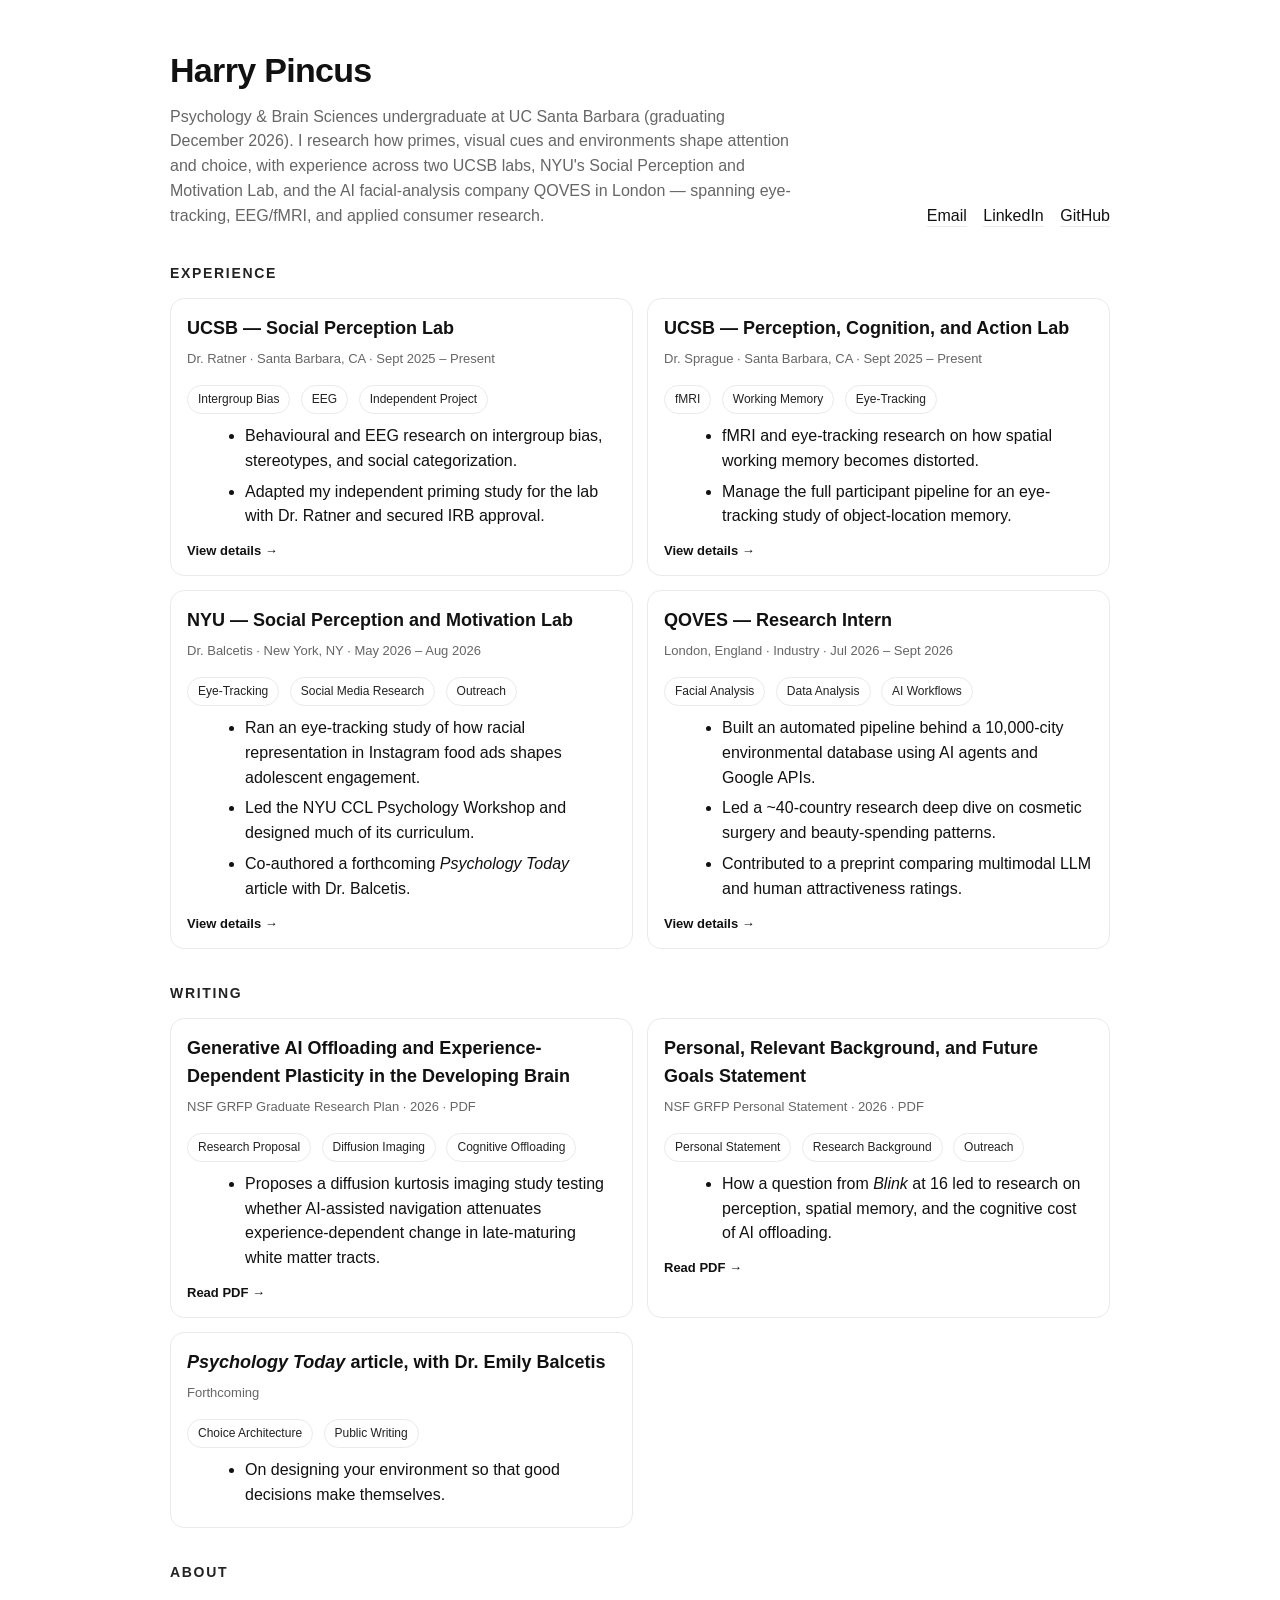
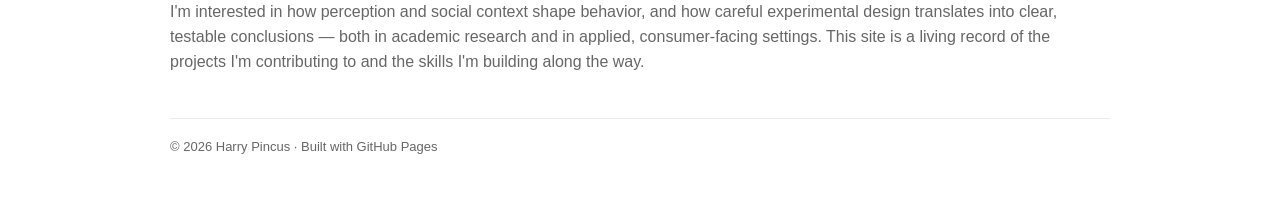
<file: index.html>
<!doctype html>
<html lang="en">
<head>
  <meta charset="utf-8" />
  <meta name="viewport" content="width=device-width,initial-scale=1" />
  <title>Harry Pincus | Research</title>
  <meta name="description" content="Research and projects by Harry Pincus — UCSB Psychology & Brain Sciences." />
  <link rel="stylesheet" href="styles.css" />
</head>

<body>
  <div class="wrap">
    <header>
      <div>
        <h1>Harry Pincus</h1>
        <div class="subtitle">
          Psychology & Brain Sciences undergraduate at UC Santa Barbara (graduating December 2026). I research how primes, visual cues and environments shape attention and choice, with experience across two UCSB labs, NYU's Social Perception and Motivation Lab, and the AI facial-analysis company QOVES in London — spanning eye-tracking, EEG/fMRI, and applied consumer research.
        </div>
      </div>
      <div class="links">
        <a href="mailto:harrypincus@icloud.com">Email</a>
        <a href="https://www.linkedin.com/in/harry-pincus-45babb238/">LinkedIn</a>
        <a href="https://github.com/harrypincus">GitHub</a>
      </div>
    </header>

    <section>
      <h2>Experience</h2>

      <div class="grid">

        <a class="card" href="projects/ratner-lab.html">
          <h3>UCSB — Social Perception Lab</h3>
          <div class="meta">Dr. Ratner · Santa Barbara, CA · Sept 2025 – Present</div>
          <div class="pills">
            <span class="pill">Intergroup Bias</span>
            <span class="pill">EEG</span>
            <span class="pill">Independent Project</span>
          </div>
          <ul>
            <li>Behavioural and EEG research on intergroup bias, stereotypes, and social categorization.</li>
            <li>Adapted my independent priming study for the lab with Dr. Ratner and secured IRB approval.</li>
          </ul>
          <div class="view-more">View details →</div>
        </a>

        <a class="card" href="projects/sprague-lab.html">
          <h3>UCSB — Perception, Cognition, and Action Lab</h3>
          <div class="meta">Dr. Sprague · Santa Barbara, CA · Sept 2025 – Present</div>
          <div class="pills">
            <span class="pill">fMRI</span>
            <span class="pill">Working Memory</span>
            <span class="pill">Eye-Tracking</span>
          </div>
          <ul>
            <li>fMRI and eye-tracking research on how spatial working memory becomes distorted.</li>
            <li>Manage the full participant pipeline for an eye-tracking study of object-location memory.</li>
          </ul>
          <div class="view-more">View details →</div>
        </a>

        <a class="card" href="projects/nyu-balcetis-lab.html">
          <h3>NYU — Social Perception and Motivation Lab</h3>
          <div class="meta">Dr. Balcetis · New York, NY · May 2026 – Aug 2026</div>
          <div class="pills">
            <span class="pill">Eye-Tracking</span>
            <span class="pill">Social Media Research</span>
            <span class="pill">Outreach</span>
          </div>
          <ul>
            <li>Ran an eye-tracking study of how racial representation in Instagram food ads shapes adolescent engagement.</li>
            <li>Led the NYU CCL Psychology Workshop and designed much of its curriculum.</li>
            <li>Co-authored a forthcoming <em>Psychology Today</em> article with Dr. Balcetis.</li>
          </ul>
          <div class="view-more">View details →</div>
        </a>

        <a class="card" href="projects/qoves.html">
          <h3>QOVES — Research Intern</h3>
          <div class="meta">London, England · Industry · Jul 2026 – Sept 2026</div>
          <div class="pills">
            <span class="pill">Facial Analysis</span>
            <span class="pill">Data Analysis</span>
            <span class="pill">AI Workflows</span>
          </div>
          <ul>
            <li>Built an automated pipeline behind a 10,000-city environmental database using AI agents and Google APIs.</li>
            <li>Led a ~40-country research deep dive on cosmetic surgery and beauty-spending patterns.</li>
            <li>Contributed to a preprint comparing multimodal LLM and human attractiveness ratings.</li>
          </ul>
          <div class="view-more">View details →</div>
        </a>

      </div>
    </section>

    <section>
      <h2>Writing</h2>

      <div class="grid">

        <a class="card" href="writing/Pincus_NSF_GRFP_Research_Proposal.pdf" target="_blank" rel="noopener">
          <h3>Generative AI Offloading and Experience-Dependent Plasticity in the Developing Brain</h3>
          <div class="meta">NSF GRFP Graduate Research Plan · 2026 · PDF</div>
          <div class="pills">
            <span class="pill">Research Proposal</span>
            <span class="pill">Diffusion Imaging</span>
            <span class="pill">Cognitive Offloading</span>
          </div>
          <ul>
            <li>Proposes a diffusion kurtosis imaging study testing whether AI-assisted navigation attenuates experience-dependent change in late-maturing white matter tracts.</li>
          </ul>
          <div class="view-more">Read PDF →</div>
        </a>

        <a class="card" href="writing/Pincus_NSF_GRFP_Personal_Statement.pdf" target="_blank" rel="noopener">
          <h3>Personal, Relevant Background, and Future Goals Statement</h3>
          <div class="meta">NSF GRFP Personal Statement · 2026 · PDF</div>
          <div class="pills">
            <span class="pill">Personal Statement</span>
            <span class="pill">Research Background</span>
            <span class="pill">Outreach</span>
          </div>
          <ul>
            <li>How a question from <em>Blink</em> at 16 led to research on perception, spatial memory, and the cognitive cost of AI offloading.</li>
          </ul>
          <div class="view-more">Read PDF →</div>
        </a>

        <div class="card">
          <h3><em>Psychology Today</em> article, with Dr. Emily Balcetis</h3>
          <div class="meta">Forthcoming</div>
          <div class="pills">
            <span class="pill">Choice Architecture</span>
            <span class="pill">Public Writing</span>
          </div>
          <ul>
            <li>On designing your environment so that good decisions make themselves.</li>
          </ul>
        </div>

      </div>
    </section>

    <section>
      <h2>About</h2>
      <p class="muted">
        I'm interested in how perception and social context shape behavior, and how careful experimental design
        translates into clear, testable conclusions — both in academic research and in applied, consumer-facing
        settings. This site is a living record of the projects I'm contributing to and the skills I'm building
        along the way.
      </p>
    </section>

    <footer>
      © <span id="y"></span> Harry Pincus · Built with GitHub Pages
    </footer>
  </div>

  <script>
    document.getElementById("y").textContent = new Date().getFullYear();
  </script>
</body>
</html>
</file>
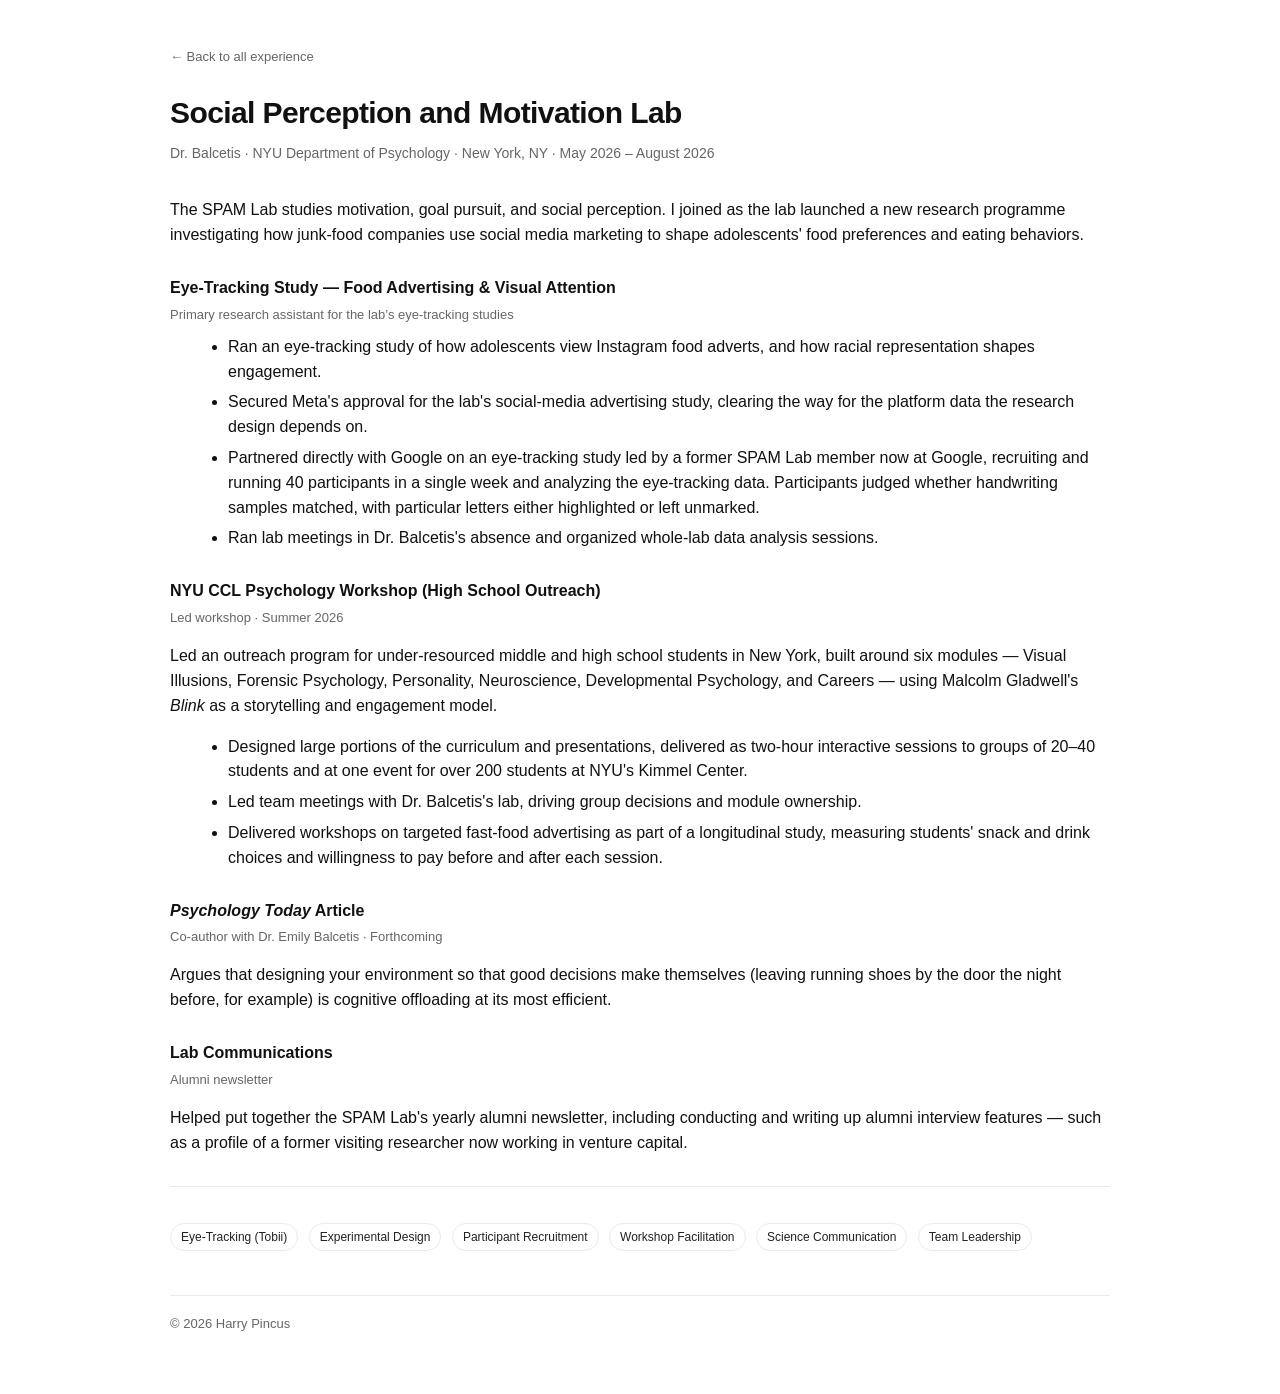
<file: projects/nyu-balcetis-lab.html>
<!doctype html>
<html lang="en">
<head>
  <meta charset="utf-8" />
  <meta name="viewport" content="width=device-width,initial-scale=1" />
  <title>NYU SPAM Lab — Harry Pincus</title>
  <meta name="description" content="Research assistant work at the Social Perception and Motivation Lab, NYU, under Dr. Balcetis." />
  <link rel="stylesheet" href="../styles.css" />
</head>
<body>
  <div class="wrap">
    <a class="back-link" href="../index.html">← Back to all experience</a>

    <div class="role-header">
      <h1>Social Perception and Motivation Lab</h1>
      <div class="meta">Dr. Balcetis · NYU Department of Psychology · New York, NY · May 2026 – August 2026</div>
    </div>

    <section>
      <p>
        The SPAM Lab studies motivation, goal pursuit, and social perception. I joined as the lab launched a new
        research programme investigating how junk-food companies use social media marketing to shape adolescents'
        food preferences and eating behaviors.
      </p>

      <div class="subsection">
        <h3>Eye-Tracking Study — Food Advertising &amp; Visual Attention</h3>
        <div class="sub-meta">Primary research assistant for the lab’s eye-tracking studies</div>
        <ul>
          <li>Ran an eye-tracking study of how adolescents view Instagram food adverts, and how racial representation shapes engagement.</li>
          <li>Secured Meta's approval for the lab's social-media advertising study, clearing the way for the platform data the research design depends on.</li>
          <li>Partnered directly with Google on an eye-tracking study led by a former SPAM Lab member now at Google, recruiting and running 40 participants in a single week and analyzing the eye-tracking data. Participants judged whether handwriting samples matched, with particular letters either highlighted or left unmarked.</li>
          <li>Ran lab meetings in Dr. Balcetis's absence and organized whole-lab data analysis sessions.</li>
        </ul>
      </div>

      <div class="subsection">
        <h3>NYU CCL Psychology Workshop (High School Outreach)</h3>
        <div class="sub-meta">Led workshop · Summer 2026</div>
        <p>
          Led an outreach program for under-resourced middle and high school students in New York, built around six
          modules — Visual Illusions, Forensic Psychology, Personality, Neuroscience, Developmental Psychology, and
          Careers — using Malcolm Gladwell's <em>Blink</em> as a storytelling and engagement model.
        </p>
        <ul>
          <li>Designed large portions of the curriculum and presentations, delivered as two-hour interactive sessions to groups of 20–40 students and at one event for over 200 students at NYU's Kimmel Center.</li>
          <li>Led team meetings with Dr. Balcetis's lab, driving group decisions and module ownership.</li>
          <li>Delivered workshops on targeted fast-food advertising as part of a longitudinal study, measuring students' snack and drink choices and willingness to pay before and after each session.</li>
        </ul>
      </div>

      <div class="subsection">
        <h3><em>Psychology Today</em> Article</h3>
        <div class="sub-meta">Co-author with Dr. Emily Balcetis · Forthcoming</div>
        <p>
          Argues that designing your environment so that good decisions make themselves (leaving running shoes by the
          door the night before, for example) is cognitive offloading at its most efficient.
        </p>
      </div>

      <div class="subsection">
        <h3>Lab Communications</h3>
        <div class="sub-meta">Alumni newsletter</div>
        <p>
          Helped put together the SPAM Lab's yearly alumni newsletter, including conducting and writing up alumni
          interview features — such as a profile of a former visiting researcher now working in venture capital.
        </p>
      </div>

      <hr class="divider" />

      <div class="tag-row">
        <span class="pill">Eye-Tracking (Tobii)</span>
        <span class="pill">Experimental Design</span>
        <span class="pill">Participant Recruitment</span>
        <span class="pill">Workshop Facilitation</span>
        <span class="pill">Science Communication</span>
        <span class="pill">Team Leadership</span>
      </div>
    </section>

    <footer>
      © <span id="y"></span> Harry Pincus
    </footer>
  </div>
  <script>document.getElementById("y").textContent = new Date().getFullYear();</script>
</body>
</html>
</file>
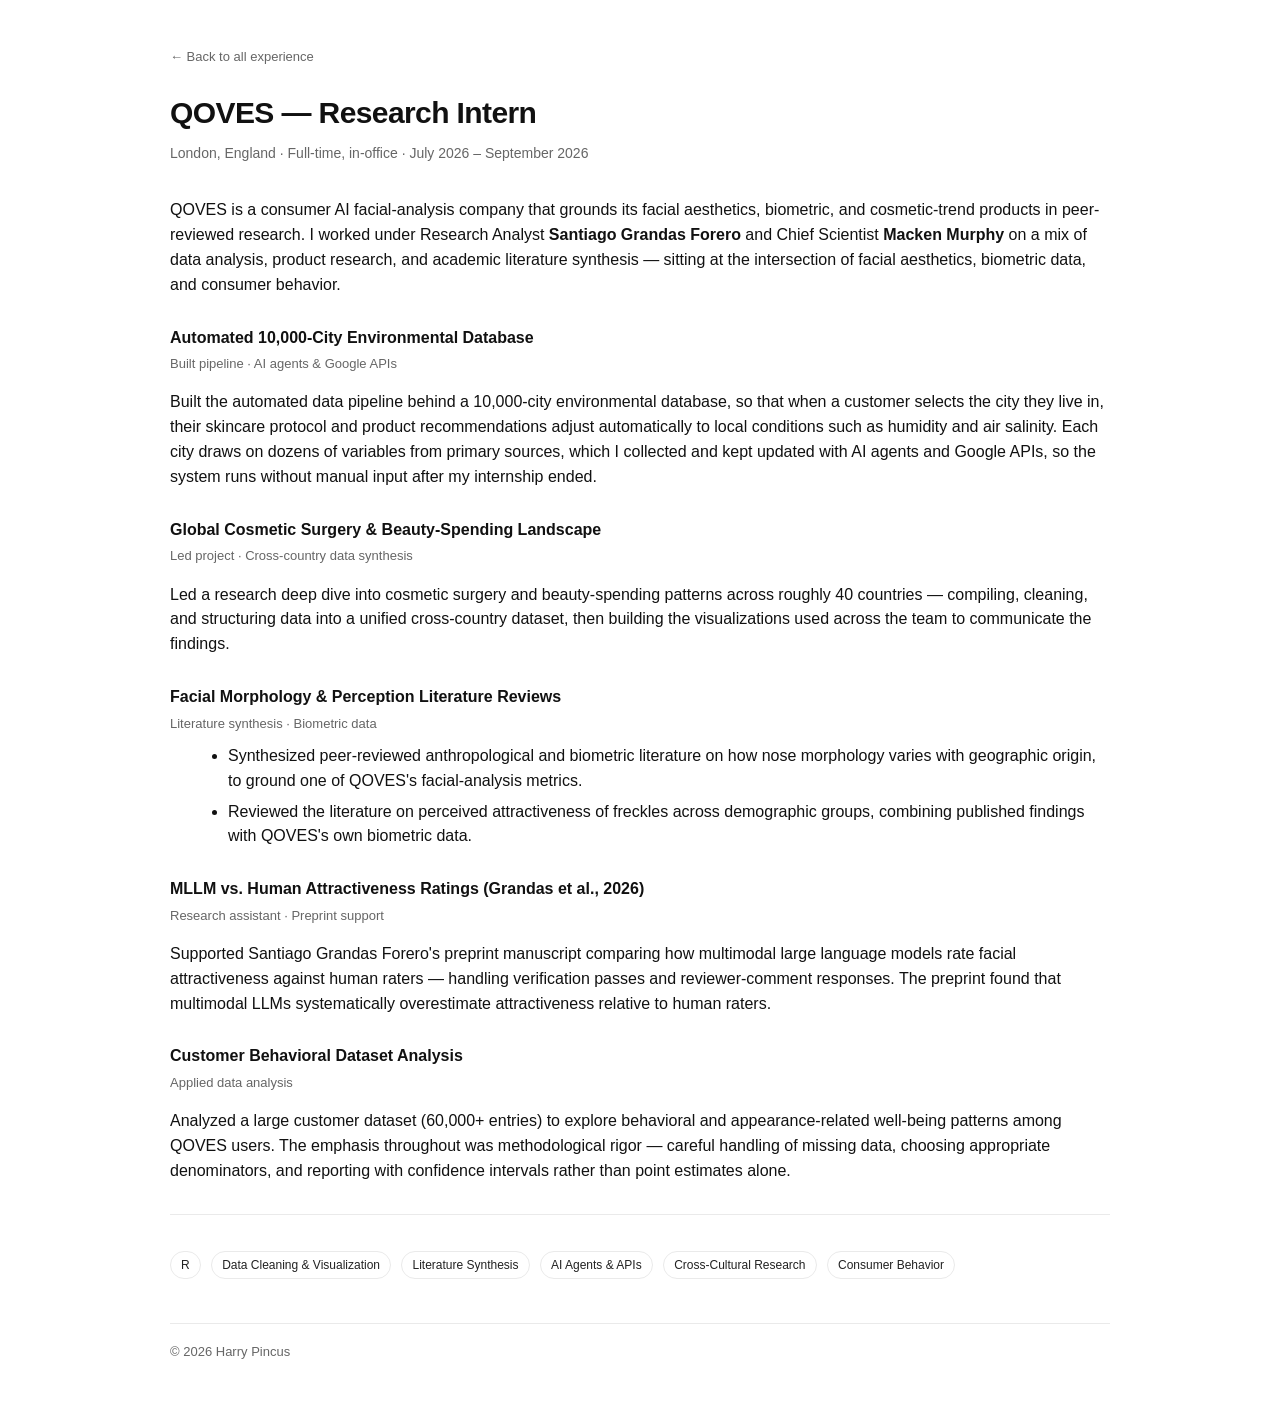
<file: projects/qoves.html>
<!doctype html>
<html lang="en">
<head>
  <meta charset="utf-8" />
  <meta name="viewport" content="width=device-width,initial-scale=1" />
  <title>QOVES — Harry Pincus</title>
  <meta name="description" content="Research internship at QOVES, a consumer AI facial-analysis company in London." />
  <link rel="stylesheet" href="../styles.css" />
</head>
<body>
  <div class="wrap">
    <a class="back-link" href="../index.html">← Back to all experience</a>

    <div class="role-header">
      <h1>QOVES — Research Intern</h1>
      <div class="meta">London, England · Full-time, in-office · July 2026 – September 2026</div>
    </div>

    <section>
      <p>
        QOVES is a consumer AI facial-analysis company that grounds its facial aesthetics, biometric, and
        cosmetic-trend products in peer-reviewed research. I worked under Research Analyst
        <strong>Santiago Grandas Forero</strong> and Chief Scientist <strong>Macken Murphy</strong> on a mix of
        data analysis, product research, and academic literature synthesis — sitting at the intersection of
        facial aesthetics, biometric data, and consumer behavior.
      </p>

      <div class="subsection">
        <h3>Automated 10,000-City Environmental Database</h3>
        <div class="sub-meta">Built pipeline · AI agents &amp; Google APIs</div>
        <p>
          Built the automated data pipeline behind a 10,000-city environmental database, so that when a customer
          selects the city they live in, their skincare protocol and product recommendations adjust automatically to
          local conditions such as humidity and air salinity. Each city draws on dozens of variables from primary
          sources, which I collected and kept updated with AI agents and Google APIs, so the system runs without
          manual input after my internship ended.
        </p>
      </div>

      <div class="subsection">
        <h3>Global Cosmetic Surgery &amp; Beauty-Spending Landscape</h3>
        <div class="sub-meta">Led project · Cross-country data synthesis</div>
        <p>
          Led a research deep dive into cosmetic surgery and beauty-spending patterns across roughly 40 countries —
          compiling, cleaning, and structuring data into a unified cross-country dataset, then building the
          visualizations used across the team to communicate the findings.
        </p>
      </div>

      <div class="subsection">
        <h3>Facial Morphology &amp; Perception Literature Reviews</h3>
        <div class="sub-meta">Literature synthesis · Biometric data</div>
        <ul>
          <li>Synthesized peer-reviewed anthropological and biometric literature on how nose morphology varies with geographic origin, to ground one of QOVES's facial-analysis metrics.</li>
          <li>Reviewed the literature on perceived attractiveness of freckles across demographic groups, combining published findings with QOVES's own biometric data.</li>
        </ul>
      </div>

      <div class="subsection">
        <h3>MLLM vs. Human Attractiveness Ratings (Grandas et al., 2026)</h3>
        <div class="sub-meta">Research assistant · Preprint support</div>
        <p>
          Supported Santiago Grandas Forero's preprint manuscript comparing how multimodal large language models
          rate facial attractiveness against human raters — handling verification passes and reviewer-comment
          responses. The preprint found that multimodal LLMs systematically overestimate attractiveness relative to human raters.
        </p>
      </div>

      <div class="subsection">
        <h3>Customer Behavioral Dataset Analysis</h3>
        <div class="sub-meta">Applied data analysis</div>
        <p>
          Analyzed a large customer dataset (60,000+ entries) to explore behavioral and appearance-related
          well-being patterns among QOVES users. The emphasis throughout was methodological rigor — careful
          handling of missing data, choosing appropriate denominators, and reporting with confidence intervals
          rather than point estimates alone.
        </p>
      </div>

      <hr class="divider" />

      <div class="tag-row">
        <span class="pill">R</span>
        <span class="pill">Data Cleaning &amp; Visualization</span>
        <span class="pill">Literature Synthesis</span>
        <span class="pill">AI Agents &amp; APIs</span>
        <span class="pill">Cross-Cultural Research</span>
        <span class="pill">Consumer Behavior</span>
      </div>
    </section>

    <footer>
      © <span id="y"></span> Harry Pincus
    </footer>
  </div>
  <script>document.getElementById("y").textContent = new Date().getFullYear();</script>
</body>
</html>
</file>
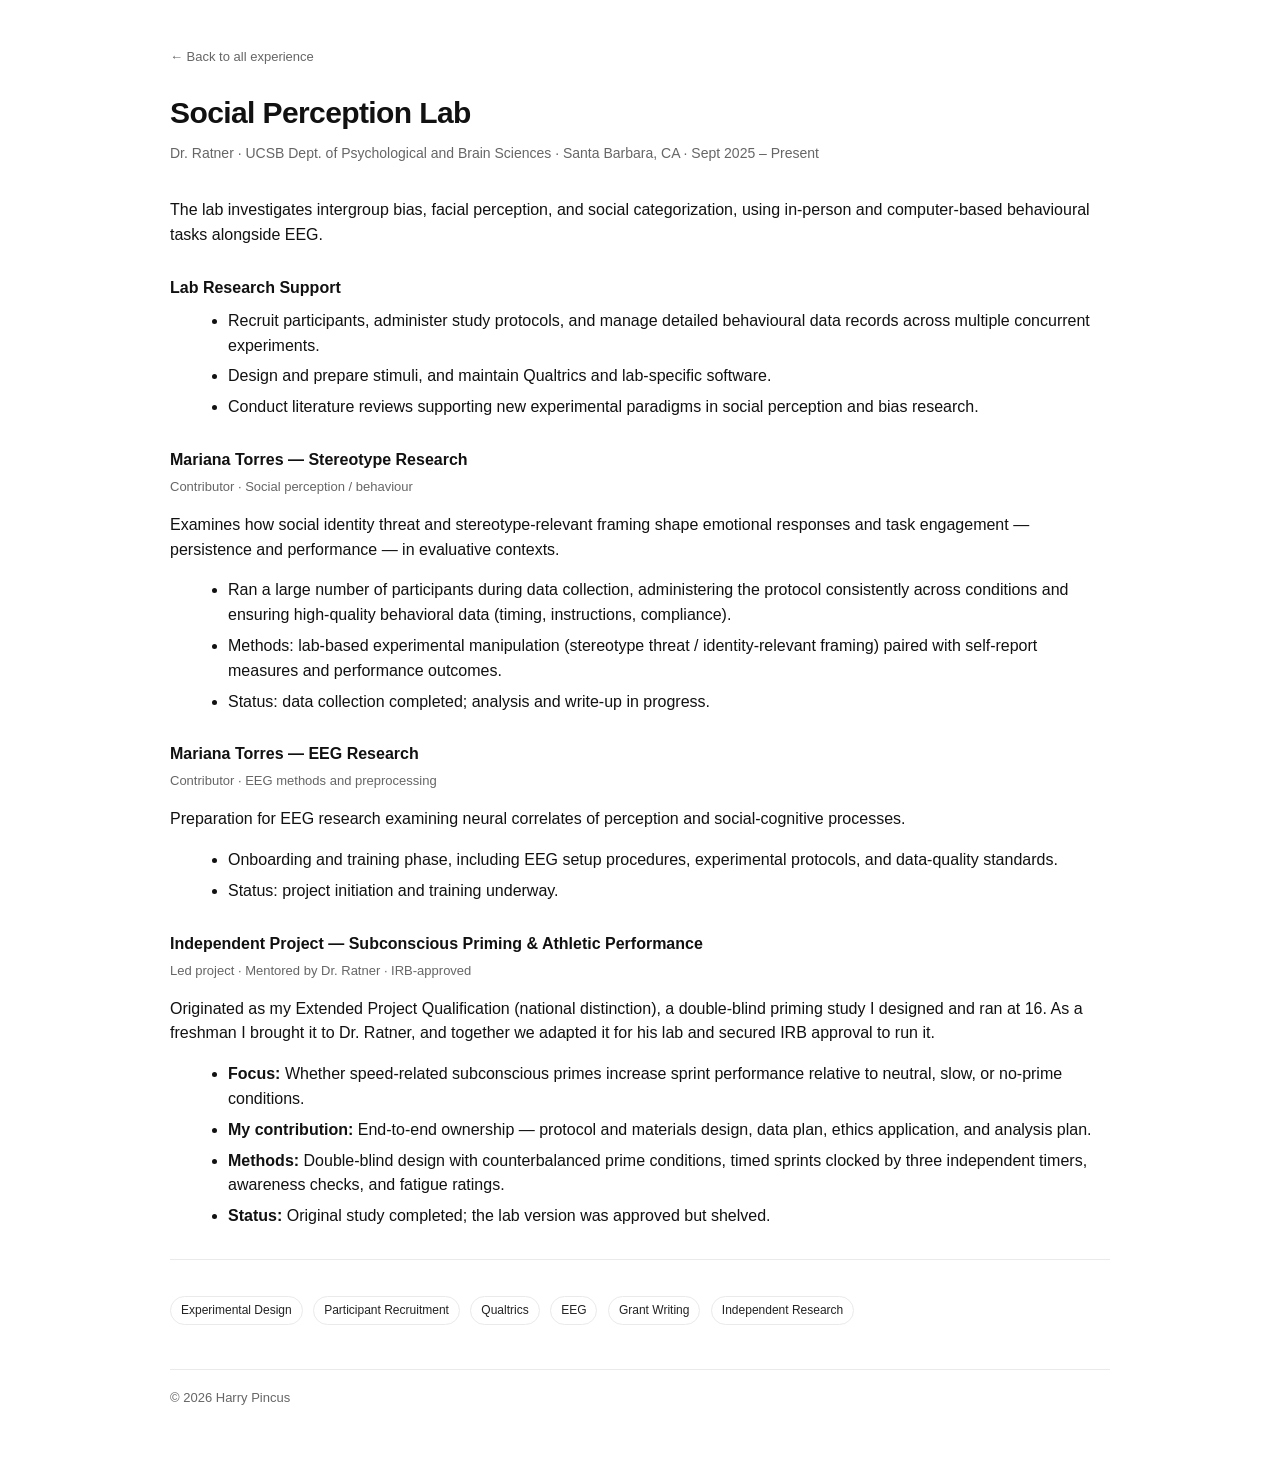
<file: projects/ratner-lab.html>
<!doctype html>
<html lang="en">
<head>
  <meta charset="utf-8" />
  <meta name="viewport" content="width=device-width,initial-scale=1" />
  <title>Social Perception Lab (Ratner) — Harry Pincus</title>
  <meta name="description" content="Research assistant work at the Social Perception Lab, UCSB, under Dr. Ratner." />
  <link rel="stylesheet" href="../styles.css" />
</head>
<body>
  <div class="wrap">
    <a class="back-link" href="../index.html">← Back to all experience</a>

    <div class="role-header">
      <h1>Social Perception Lab</h1>
      <div class="meta">Dr. Ratner · UCSB Dept. of Psychological and Brain Sciences · Santa Barbara, CA · Sept 2025 – Present</div>
    </div>

    <section>
      <p>
        The lab investigates intergroup bias, facial perception, and social categorization, using in-person and
        computer-based behavioural tasks alongside EEG.
      </p>

      <div class="subsection">
        <h3>Lab Research Support</h3>
        <ul>
          <li>Recruit participants, administer study protocols, and manage detailed behavioural data records across multiple concurrent experiments.</li>
          <li>Design and prepare stimuli, and maintain Qualtrics and lab-specific software.</li>
          <li>Conduct literature reviews supporting new experimental paradigms in social perception and bias research.</li>
        </ul>
      </div>

      <div class="subsection">
        <h3>Mariana Torres — Stereotype Research</h3>
        <div class="sub-meta">Contributor · Social perception / behaviour</div>
        <p>
          Examines how social identity threat and stereotype-relevant framing shape emotional responses and task
          engagement — persistence and performance — in evaluative contexts.
        </p>
        <ul>
          <li>Ran a large number of participants during data collection, administering the protocol consistently across conditions and ensuring high-quality behavioral data (timing, instructions, compliance).</li>
          <li>Methods: lab-based experimental manipulation (stereotype threat / identity-relevant framing) paired with self-report measures and performance outcomes.</li>
          <li>Status: data collection completed; analysis and write-up in progress.</li>
        </ul>
      </div>

      <div class="subsection">
        <h3>Mariana Torres — EEG Research</h3>
        <div class="sub-meta">Contributor · EEG methods and preprocessing</div>
        <p>Preparation for EEG research examining neural correlates of perception and social-cognitive processes.</p>
        <ul>
          <li>Onboarding and training phase, including EEG setup procedures, experimental protocols, and data-quality standards.</li>
          <li>Status: project initiation and training underway.</li>
        </ul>
      </div>

      <div class="subsection">
        <h3>Independent Project — Subconscious Priming &amp; Athletic Performance</h3>
        <div class="sub-meta">Led project · Mentored by Dr. Ratner · IRB-approved</div>
        <p>
          Originated as my Extended Project Qualification (national distinction), a double-blind priming study I
          designed and ran at 16. As a freshman I brought it to Dr. Ratner, and together we adapted it for his lab
          and secured IRB approval to run it.
        </p>
        <ul>
          <li><strong>Focus:</strong> Whether speed-related subconscious primes increase sprint performance relative to neutral, slow, or no-prime conditions.</li>
          <li><strong>My contribution:</strong> End-to-end ownership — protocol and materials design, data plan, ethics application, and analysis plan.</li>
          <li><strong>Methods:</strong> Double-blind design with counterbalanced prime conditions, timed sprints clocked by three independent timers, awareness checks, and fatigue ratings.</li>
          <li><strong>Status:</strong> Original study completed; the lab version was approved but shelved.</li>
        </ul>
      </div>

      <hr class="divider" />

      <div class="tag-row">
        <span class="pill">Experimental Design</span>
        <span class="pill">Participant Recruitment</span>
        <span class="pill">Qualtrics</span>
        <span class="pill">EEG</span>
        <span class="pill">Grant Writing</span>
        <span class="pill">Independent Research</span>
      </div>
    </section>

    <footer>
      © <span id="y"></span> Harry Pincus
    </footer>
  </div>
  <script>document.getElementById("y").textContent = new Date().getFullYear();</script>
</body>
</html>
</file>
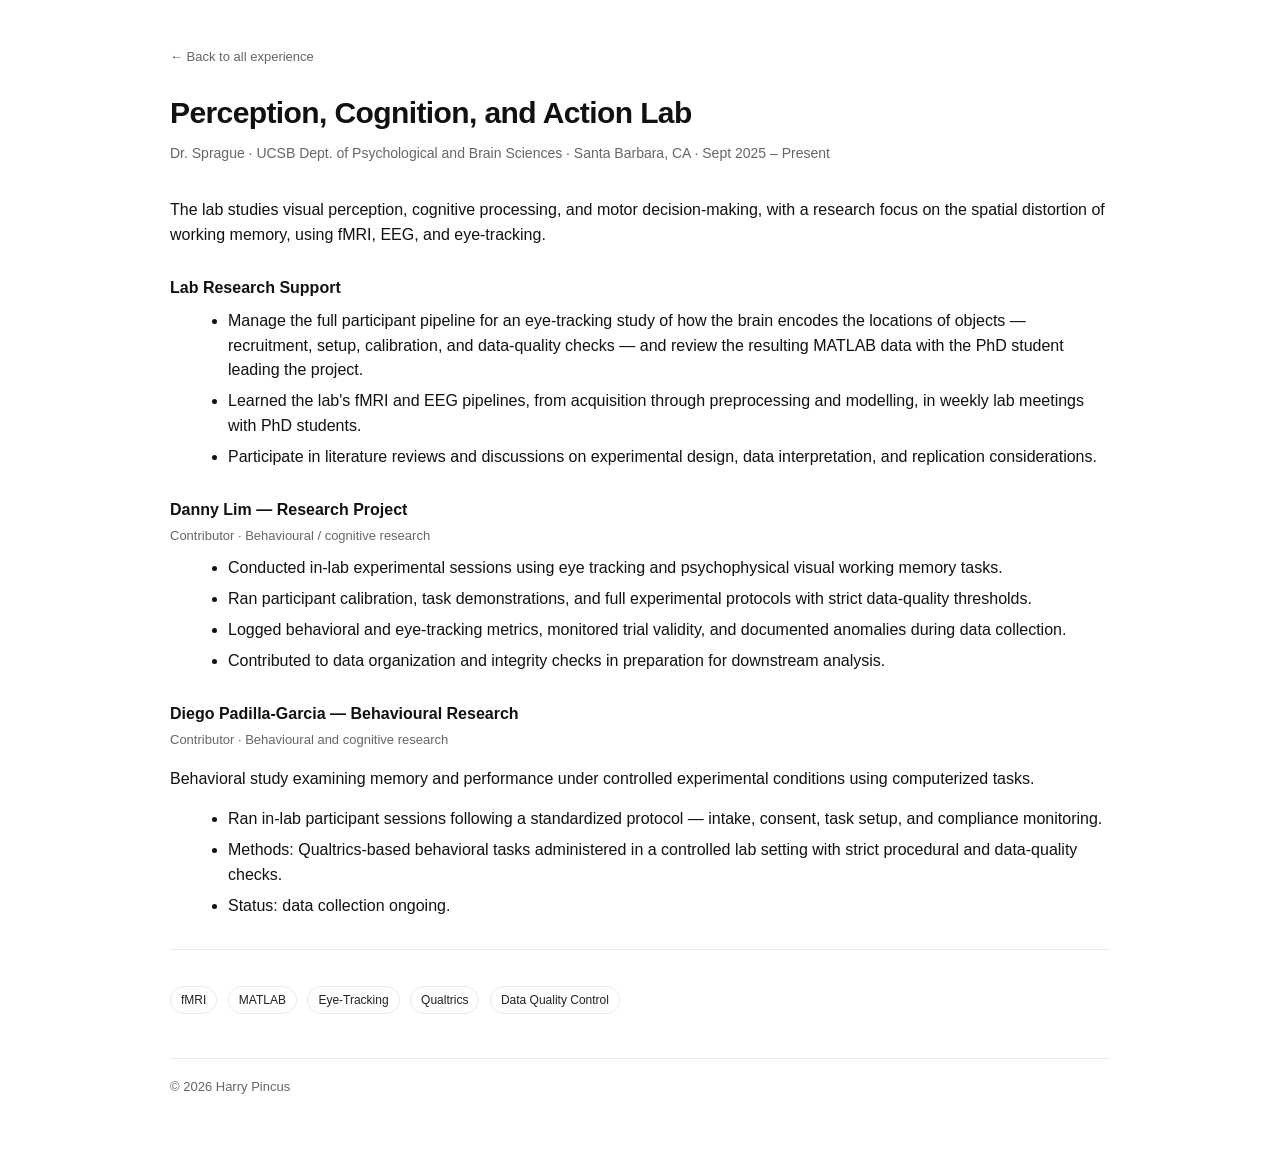
<file: projects/sprague-lab.html>
<!doctype html>
<html lang="en">
<head>
  <meta charset="utf-8" />
  <meta name="viewport" content="width=device-width,initial-scale=1" />
  <title>Perception, Cognition, and Action Lab (Sprague) — Harry Pincus</title>
  <meta name="description" content="Research assistant work at the Perception, Cognition, and Action Lab, UCSB, under Dr. Sprague." />
  <link rel="stylesheet" href="../styles.css" />
</head>
<body>
  <div class="wrap">
    <a class="back-link" href="../index.html">← Back to all experience</a>

    <div class="role-header">
      <h1>Perception, Cognition, and Action Lab</h1>
      <div class="meta">Dr. Sprague · UCSB Dept. of Psychological and Brain Sciences · Santa Barbara, CA · Sept 2025 – Present</div>
    </div>

    <section>
      <p>
        The lab studies visual perception, cognitive processing, and motor decision-making, with a research focus
        on the spatial distortion of working memory, using fMRI, EEG, and eye-tracking.
      </p>

      <div class="subsection">
        <h3>Lab Research Support</h3>
        <ul>
          <li>Manage the full participant pipeline for an eye-tracking study of how the brain encodes the locations of objects — recruitment, setup, calibration, and data-quality checks — and review the resulting MATLAB data with the PhD student leading the project.</li>
          <li>Learned the lab's fMRI and EEG pipelines, from acquisition through preprocessing and modelling, in weekly lab meetings with PhD students.</li>
          <li>Participate in literature reviews and discussions on experimental design, data interpretation, and replication considerations.</li>
        </ul>
      </div>

      <div class="subsection">
        <h3>Danny Lim — Research Project</h3>
        <div class="sub-meta">Contributor · Behavioural / cognitive research</div>
        <ul>
          <li>Conducted in-lab experimental sessions using eye tracking and psychophysical visual working memory tasks.</li>
          <li>Ran participant calibration, task demonstrations, and full experimental protocols with strict data-quality thresholds.</li>
          <li>Logged behavioral and eye-tracking metrics, monitored trial validity, and documented anomalies during data collection.</li>
          <li>Contributed to data organization and integrity checks in preparation for downstream analysis.</li>
        </ul>
      </div>

      <div class="subsection">
        <h3>Diego Padilla-Garcia — Behavioural Research</h3>
        <div class="sub-meta">Contributor · Behavioural and cognitive research</div>
        <p>Behavioral study examining memory and performance under controlled experimental conditions using computerized tasks.</p>
        <ul>
          <li>Ran in-lab participant sessions following a standardized protocol — intake, consent, task setup, and compliance monitoring.</li>
          <li>Methods: Qualtrics-based behavioral tasks administered in a controlled lab setting with strict procedural and data-quality checks.</li>
          <li>Status: data collection ongoing.</li>
        </ul>
      </div>

      <hr class="divider" />

      <div class="tag-row">
        <span class="pill">fMRI</span>
        <span class="pill">MATLAB</span>
        <span class="pill">Eye-Tracking</span>
        <span class="pill">Qualtrics</span>
        <span class="pill">Data Quality Control</span>
      </div>
    </section>

    <footer>
      © <span id="y"></span> Harry Pincus
    </footer>
  </div>
  <script>document.getElementById("y").textContent = new Date().getFullYear();</script>
</body>
</html>
</file>
<file: styles.css>
:root{
  --max: 980px;
  --text:#111;
  --muted:#666;
  --line:#eaeaea;
  --bg:#fff;
  --card:#fff;
  --radius:14px;
}
* { box-sizing: border-box; }
body{
  margin:0;
  background:var(--bg);
  color:var(--text);
  font-family: -apple-system, BlinkMacSystemFont, "Segoe UI", Inter, Roboto, Arial, sans-serif;
  line-height:1.55;
}
.wrap{ max-width:var(--max); margin:0 auto; padding:44px 20px 60px; }
header{ display:flex; justify-content:space-between; align-items:flex-end; gap:18px; flex-wrap:wrap; }
h1{ margin:0; font-size:34px; letter-spacing:-0.02em; }
.subtitle{ margin-top:8px; color:var(--muted); max-width: 70ch; }
.links a{
  text-decoration:none;
  color:var(--text);
  border-bottom:1px solid var(--line);
  margin-left:12px;
  padding-bottom:2px;
}
.links a:hover{ border-bottom-color:#111; }
section{ margin-top:34px; }
h2{
  margin:0 0 14px;
  font-size:14px;
  letter-spacing:0.12em;
  text-transform:uppercase;
  color:#222;
}
.grid{ display:grid; grid-template-columns: 1fr; gap:14px; }
@media (min-width: 880px){
  .grid{ grid-template-columns: 1fr 1fr; }
}
.card{
  background:var(--card);
  border:1px solid var(--line);
  border-radius:var(--radius);
  padding:16px 16px 14px;
}
a.card{
  display:block;
  color:inherit;
  text-decoration:none;
  transition: border-color .15s ease, transform .15s ease, box-shadow .15s ease;
}
a.card:hover{
  border-color:#bbb;
  box-shadow: 0 4px 16px rgba(0,0,0,0.06);
  transform: translateY(-1px);
}
.card h3{ margin:0 0 6px; font-size:18px; }
.meta{ color:var(--muted); font-size:13px; margin-bottom:10px; }
.pills{ margin: 4px 0 10px; }
.pill{
  display:inline-block;
  font-size:12px;
  padding:4px 10px;
  border:1px solid var(--line);
  border-radius:999px;
  margin: 6px 6px 0 0;
  color:#222;
  white-space:nowrap;
}
ul{ margin: 8px 0 0 18px; }
li{ margin: 6px 0; }
.muted{ color:var(--muted); }
.view-more{
  margin-top: 12px;
  font-size: 13px;
  font-weight: 600;
  color: #111;
}
footer{ margin-top:44px; padding-top:18px; border-top:1px solid var(--line); color:var(--muted); font-size:13px; }

/* Detail page specific */
.back-link{
  display:inline-block;
  text-decoration:none;
  color:var(--muted);
  font-size:13px;
  margin-bottom:22px;
  border-bottom:1px solid transparent;
}
.back-link:hover{ color:var(--text); border-bottom-color:var(--line); }
.role-header h1{ font-size:30px; }
.role-header .meta{ font-size:14px; margin-top:6px; }
.subsection{ margin-top:28px; }
.subsection h3{ font-size:16px; margin:0 0 4px; }
.subsection .sub-meta{ color:var(--muted); font-size:13px; margin-bottom:10px; }
.tag-row{ margin-top: 10px; }
hr.divider{ border:none; border-top:1px solid var(--line); margin: 30px 0; }
</file>
